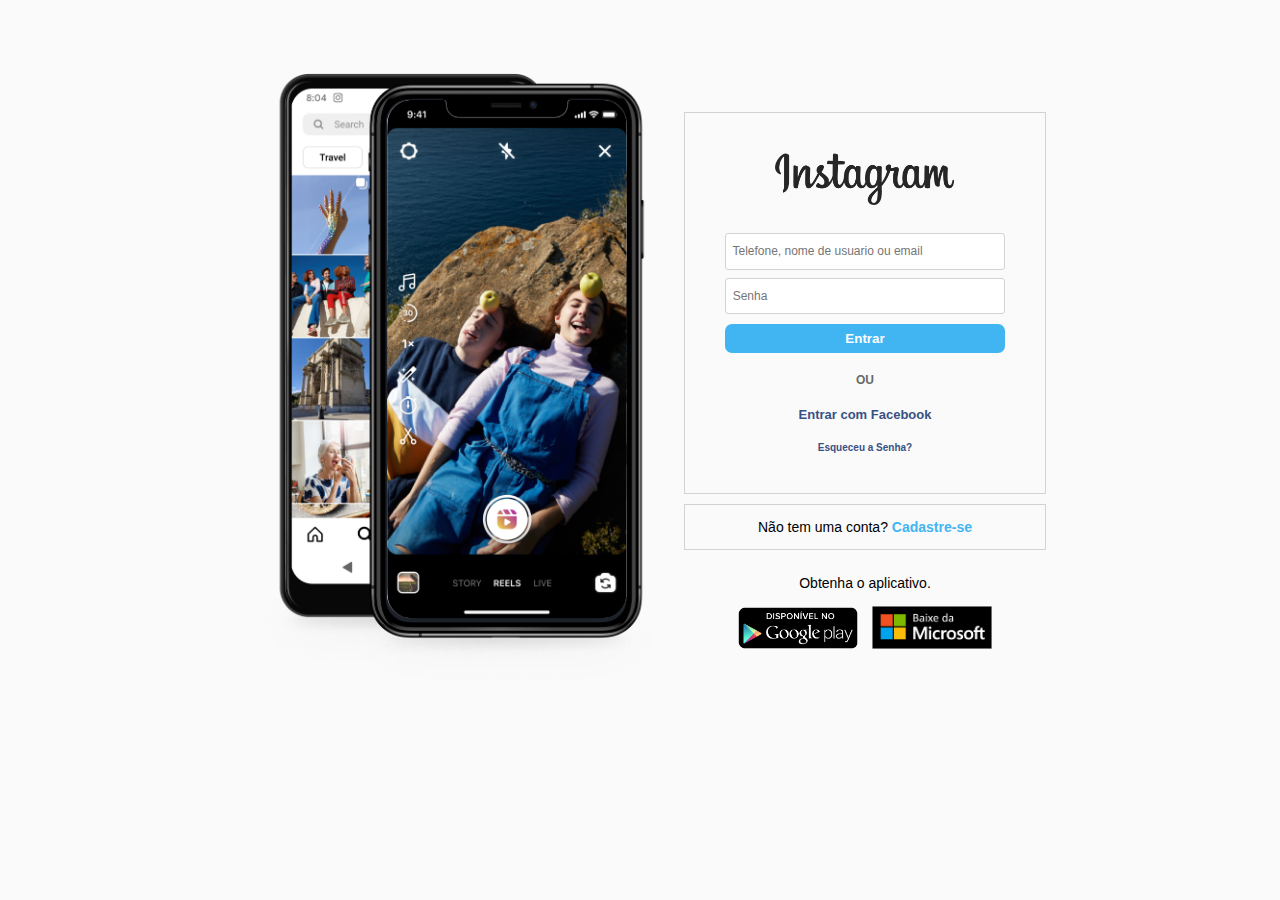
<file: index.html>
<!DOCTYPE html>
<html lang="pt-br">

<head>
    <meta charset="UTF-8">
    <meta name="viewport" content="width=device-width, initial-scale=1.0">
    <meta name="msapplication-square510x310logo" content=".../icons8-instagram-310.png">
    <meta name="msapplication-TileColor" content="#C0FFEE">
    <meta name="application-name" content="Beautiful application name">
    <link rel="stylesheet" href="src/css/pag1.css">
    <link rel="stylesheet" href="src/css/reset.css">
    <link rel="shortcut icon" href="src/img/icons8-instagram-color-120.png" />

    <title>Entrar • Instagram</title>
</head>

<body>

    <div class="imagens">
        <img class="celular" src="src/img/celular.png" alt="icon">
        <img src="src/img/insta1.png" class="insta" alt="foto insta ">
        <img src="src/img/insta2.png" class="insta img-2" alt="foto insta">
    </div>

    <div>
        <div class="info">
            <img class="logo" src="src/img/insta-logo.png" alt="insta-logo">

            <input placeholder="  Telefone, nome de usuario ou email" type="text">
            <input placeholder="  Senha" type="password">

            <button class="meu-botao">Entrar</button>

            <p class="text">OU</p>

            <a class="entrar-face" href="https://web.facebook.com/">Entrar com Facebook</a>
            <a class="esqueceu-senha" href="pag2.html">Esqueceu a Senha?</a>

        </div>

        <div class="caixa-menor">
            <p class="cadastre-se">Não tem uma conta?<a href="pag3.html"> Cadastre-se</a></p>
        </div>
        <div class="store">
            <p class="obtenha-app">Obtenha o aplicativo.</p>
           <a href="https://play.google.com/store/search?q=instagram&c=apps"><img class="play-store" src="src/img/playstore.png" alt="logo play Store"></a>
           <a href="https://apps.microsoft.com/store/detail/instagram/9NBLGGH5L9XT?hl=pt-br&gl=br"><img class="microsoft" src="src/img/baixe-micro.png" alt=" logo microsoft"></a>
        </div>
    </div>

    <script src="src/js/script.js"></script>
</body>

</html>
</file>
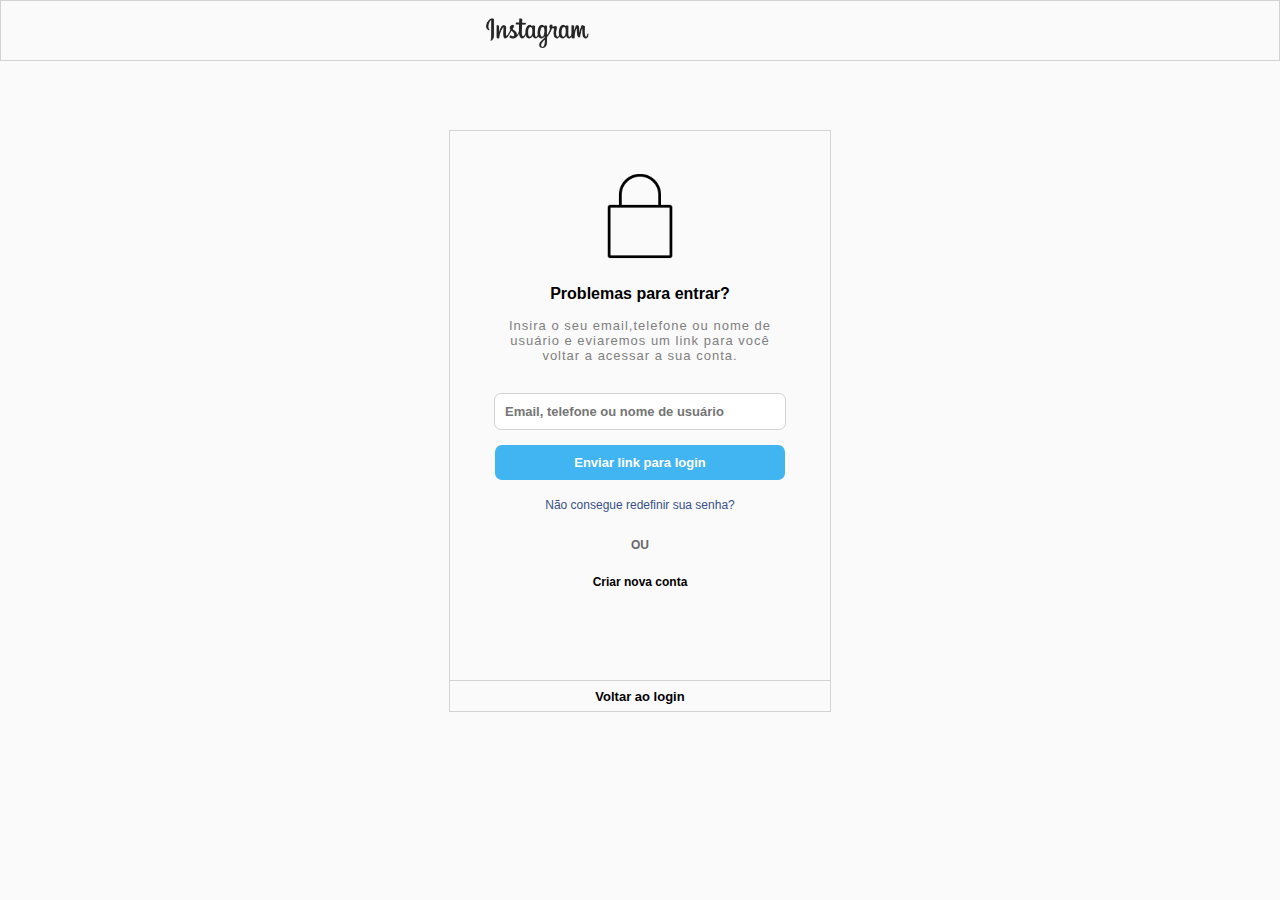
<file: pag2.html>
<!DOCTYPE html>
<html lang="pt-br">

<head>
    <meta charset="UTF-8">
    <meta name="viewport" content="width=device-width, initial-scale=1.0">
    <link rel="stylesheet" href="src/css/pag2.css">
    <link rel="stylesheet" href="src/css/reset.css">
    <title>Redefinir senha • Instagram</title>
</head>

<body>

    <header>
        <img class="logo" src="src/img/insta-logo.png" alt="logo instagram">
    </header>
    <main>
        <div class="info">
            <img class="cadeado" src="src/img/cadeado.png" alt="foto cadeado">
            <h1>Problemas para entrar?</h1>
            <p class="insira">Insira o seu email,telefone ou nome de usuário e eviaremos um link para você voltar a
                acessar a sua conta.</p>
            <input class="email" type="email" placeholder="Email, telefone ou nome de usuário">
            <button class="enviar">Enviar link para login</button>
            <a class="redefinir-senha" href="#">Não consegue redefinir sua senha?</a>
            <p class="text">OU</p>
            <a class="criar-conta" href="pag3.html">Criar nova conta</a>
            <div class="caixa-baixo">
                <a class="voltar" href="index.html">Voltar ao login</a>
            </div>
        </div>
    </main>

</body>

</html>
</file>
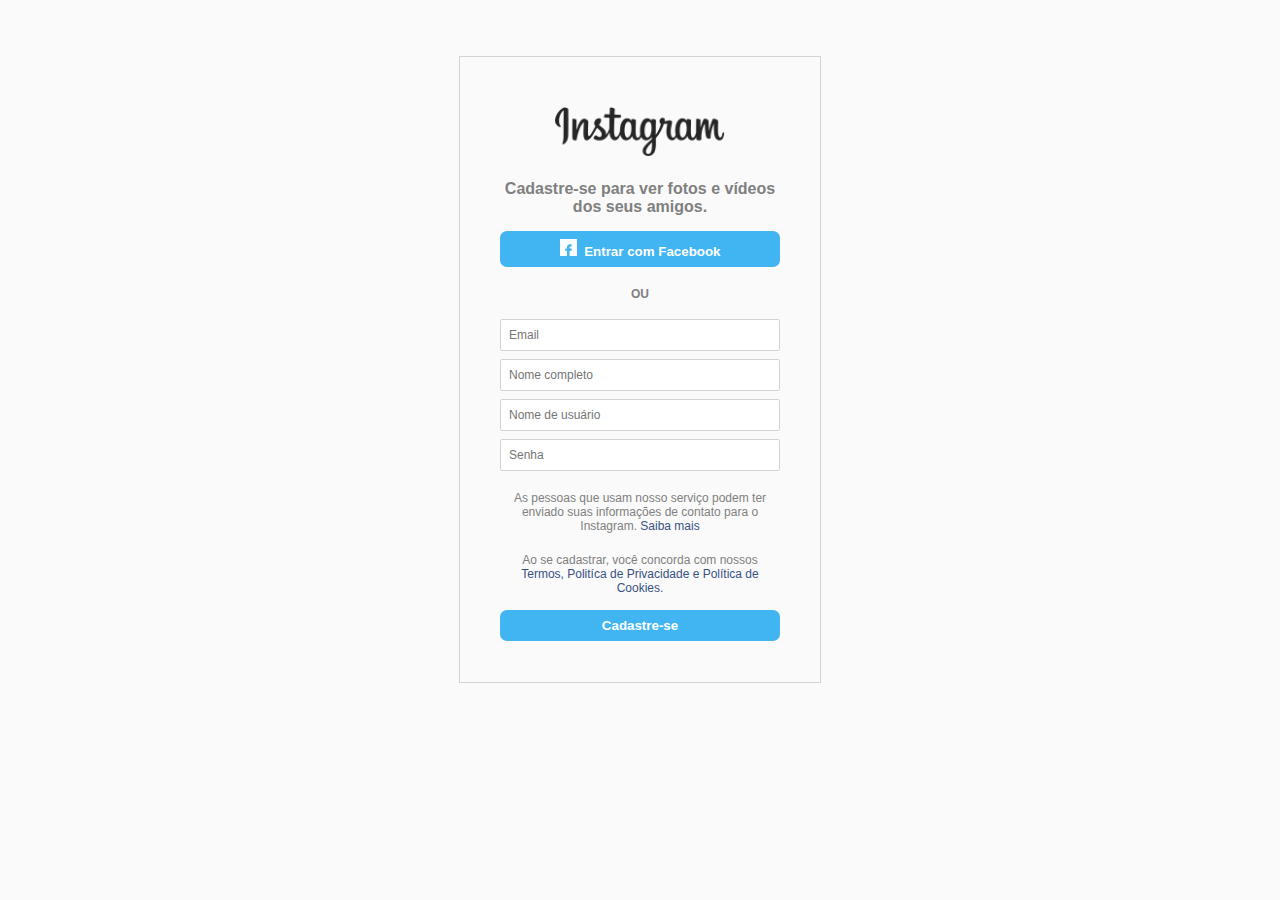
<file: pag3.html>
<!DOCTYPE html>
<html lang="pt-br">
<head>
    <meta charset="UTF-8">
    <meta name="viewport" content="width=device-width, initial-scale=1.0">
    <link rel="stylesheet" href="src/css/pag3.css">
    <link rel="stylesheet" href="src/css/reset.css">
    <title>Cadastre-se • Instagram</title>
</head>
<body>
    <main>
        <a href="index.html"> <img  class="logo"  src="src/img/insta-logo.png" alt="logo insta"></a>
        <h1>Cadastre-se para ver fotos e vídeos dos seus amigos.</h1>
        <button class="entrar-face" href="https://web.facebook.com/"> <img class="logo-face" src="src/img/logo-do-facebook.png"  alt="logo facebook" > Entrar com Facebook</button>
        <p class="text">OU</p>
        <input type="email" placeholder="Email">
        <input type="text" placeholder="Nome completo">
        <input type="text" placeholder="Nome de usuário">
        <input type="password" placeholder="Senha">
        <p class="info-insta">As pessoas que usam nosso serviço podem ter enviado suas informações de contato para o Instagram. <a href="https://web.facebook.com/help/instagram/261704639352628?_rdc=1&_rdr">Saiba mais</a></p>
        <p class="info-insta">Ao se cadastrar, você concorda com nossos <a href="https://help.instagram.com/1896641480634370/">Termos, Politíca de Privacidade e Política de Cookies.</a> </p>
        <button class="cadastre-se">Cadastre-se</button>
    </main>
</body>
</html>
</file>
<file: src/css/pag1.css>
body {
    background-color: #fafafa;
    width: 100vw;
    height: 85vh;
    display: flex;
    justify-content: center;
    align-items: center;
}

.celular {

    width: 450px;
}

.logo{

    width: 180px;
    align-self: center;
    margin-bottom: 20px;
}

.info {

    border: 1px solid #d3d3d3;
    display: flex;
    flex-direction: column;
    width: 280px;
    height: 300px;
    padding: 40px;
}

input {

    height: 36px;
    border: 1px solid #d3d3d3;
    border-radius: 3px;
    margin-top: 8px;
    font-size: 12px;
}

.meu-botao {

    background-color: #41B5F2;
    height: 30px;
    border-radius: 7px;
    border: none;
    color: #ffffff;
    font-weight: bold;
    margin-top: 10px;
    cursor: pointer;
    padding: 5px;
}

.entrar-face {

    color: #385185;
    text-align: center;
    margin-top: 20px;
    cursor: pointer;
    font-size: 13px;
    font-weight: bold;
}

.text{

    text-align: center;
    margin-top: 20px;
    font-size: 12px;
     color: #696969;
     font-weight: bold;
}

.esqueceu-senha {

    color: #385185;
    text-align: center;
    cursor: pointer;
    font-size: 10px;
    margin-top: 20px;
    text-decoration: none;

}

.imagens {

    position: relative;
}

.insta {

    height: 520px;
    position: absolute;
    left: 153px;
    top: 26px;
    transition: ease-in-out 3s;
}

.cadastre-se{

    text-align: center;
    border: 1px solid #d3d3d3;
    margin-top: 10px;
    padding: 14px;
    font-size: 14px;
    
}

a{
    text-decoration: none;
    color: #41B5F2;
    font-weight: bold;
}

.store{

    text-align: center;
    margin-top: 25px;
}

.obtenha-app{

    margin-bottom: 15px;
    font-size: 14px;
    font-weight: 100;
}

.play-store{

    width: 120px;
    margin-right: 10px;
}

.microsoft{

    width: 120px ;
}
</file>
<file: src/css/pag2.css>
body {

    background-color: #fafafa;

}

header {

    border: 1px solid #d3d3d3;
}

.logo {

    height: 30px;
    margin: 17px 20px 8px 485px;
}

main {

    background-color: #fafafa;
    width: 100vw;
    height: 80vh;
    display: inline-flex;
    justify-content: center;
    align-items: center;

}

.info {

    border: 1px solid #d3d3d3;
    display: block;
    flex-direction: column;
    width: 300px;
    height: 500px;
    padding: 40px;
    text-align: center;
    margin: 0;

}

.cadeado {

    width: 90px;
    margin-bottom: 20px;

}

h1 {

    font-size: 16px;
    margin-bottom: 15px;
}

.insira {

    font-size: 13px;
    color: #808080;
    letter-spacing: 1px;
    margin-bottom: 15px;
}

.email {

    margin-top: 15px;
    cursor: pointer;
    font-size: 13px;
    font-weight: bold;
    width: 270px;
    padding: 10px;
    border-radius: 7px;
    border: none;
    border: 1px solid #d3d3d3;
    color: #D3D3D3;
}

.enviar {

    background-color: #41B5F2;
    font-size: 13px;
    width: 290px;
    border-radius: 7px;
    border: none;
    color: #ffffff;
    font-weight: bold;
    margin-top: 15px;
    margin-bottom: 15px;
    cursor: pointer;
    padding: 10px;

}

.redefinir-senha {

    text-decoration: none;
    font-size: 12px;
    color: #385185;

}

.text {

    text-align: center;
    margin-top: 25px;
    margin-bottom: 20px;
    font-size: 12px;
    color: #696969;
    font-weight: bold;
}

.criar-conta {

    text-decoration: none;
    color: black;
    margin-top: 15px;
    font-size: 12px;
    font-weight: bold;
}

.caixa-baixo {

    display: flex;
    align-items: center;
    justify-content: center;
    position: relative;
    bottom: -90px;
    right: 41px;
    text-decoration: none;
    color: #385185;
    border: 1px solid #d3d3d3;
    padding: 15px;
    width: 350px;
    margin: 0;


}

.voltar {

    position: absolute;
    text-decoration: none;
    color: black;
    font-size: 13px;
    font-weight: bold;


}
</file>
<file: src/css/pag3.css>
body {
    background-color: #fafafa;
    width: 100vw;
    height: 82vh;
    display: flex;
    justify-content: center;
    align-items: center;
}

.logo{

    width: 170px;
    align-self: center;
    margin-top: 10px;
    margin-bottom: 20px;
}

main{

    border: 1px solid #d3d3d3;
    display: flex;
    flex-direction: column;
    width: 280px;
    height: 545px;
    padding: 40px;

}
h1{

    font-size: 16px;
    text-align: center;
    color: #808080;
    font-weight:bold;
}

.entrar-face{

    text-align: center;
    padding: 8px;
    color: white;
    background-color: #41B5F2;
    border: none;
    border-radius: 7px;
    margin-top: 15px;
    font-weight: bold;
    cursor: pointer;
}

.logo-face{

    width: 17px;
    height: 17px;
    text-align: center;
    margin-right: 4px;
}

.text{

    text-align: center;
    margin-top: 20px;
    margin-bottom: 10px;
    font-size: 12px;
    color: #808080;
    font-weight: bold;
}

input{

    margin-top: 8px;
    padding: 8px;
    border: 1px solid #d3d3d3;
    border-radius: 2px;
    font-size: 12px;
}

.info-insta{

    margin-top: 20px;
    font-size: 12px;
    text-align: center;
    color: #808080;
    font-weight: 100;
    
}

.cadastre-se{

    text-align: center;
    padding: 8px;
    color: white;
    background-color: #41B5F2;
    border: none;
    border-radius: 7px;
    margin-top: 15px;
    font-weight: bold;
    cursor: pointer;
}

a{

    text-decoration: none;
    color: #385185;
    text-align: center;
}
</file>
